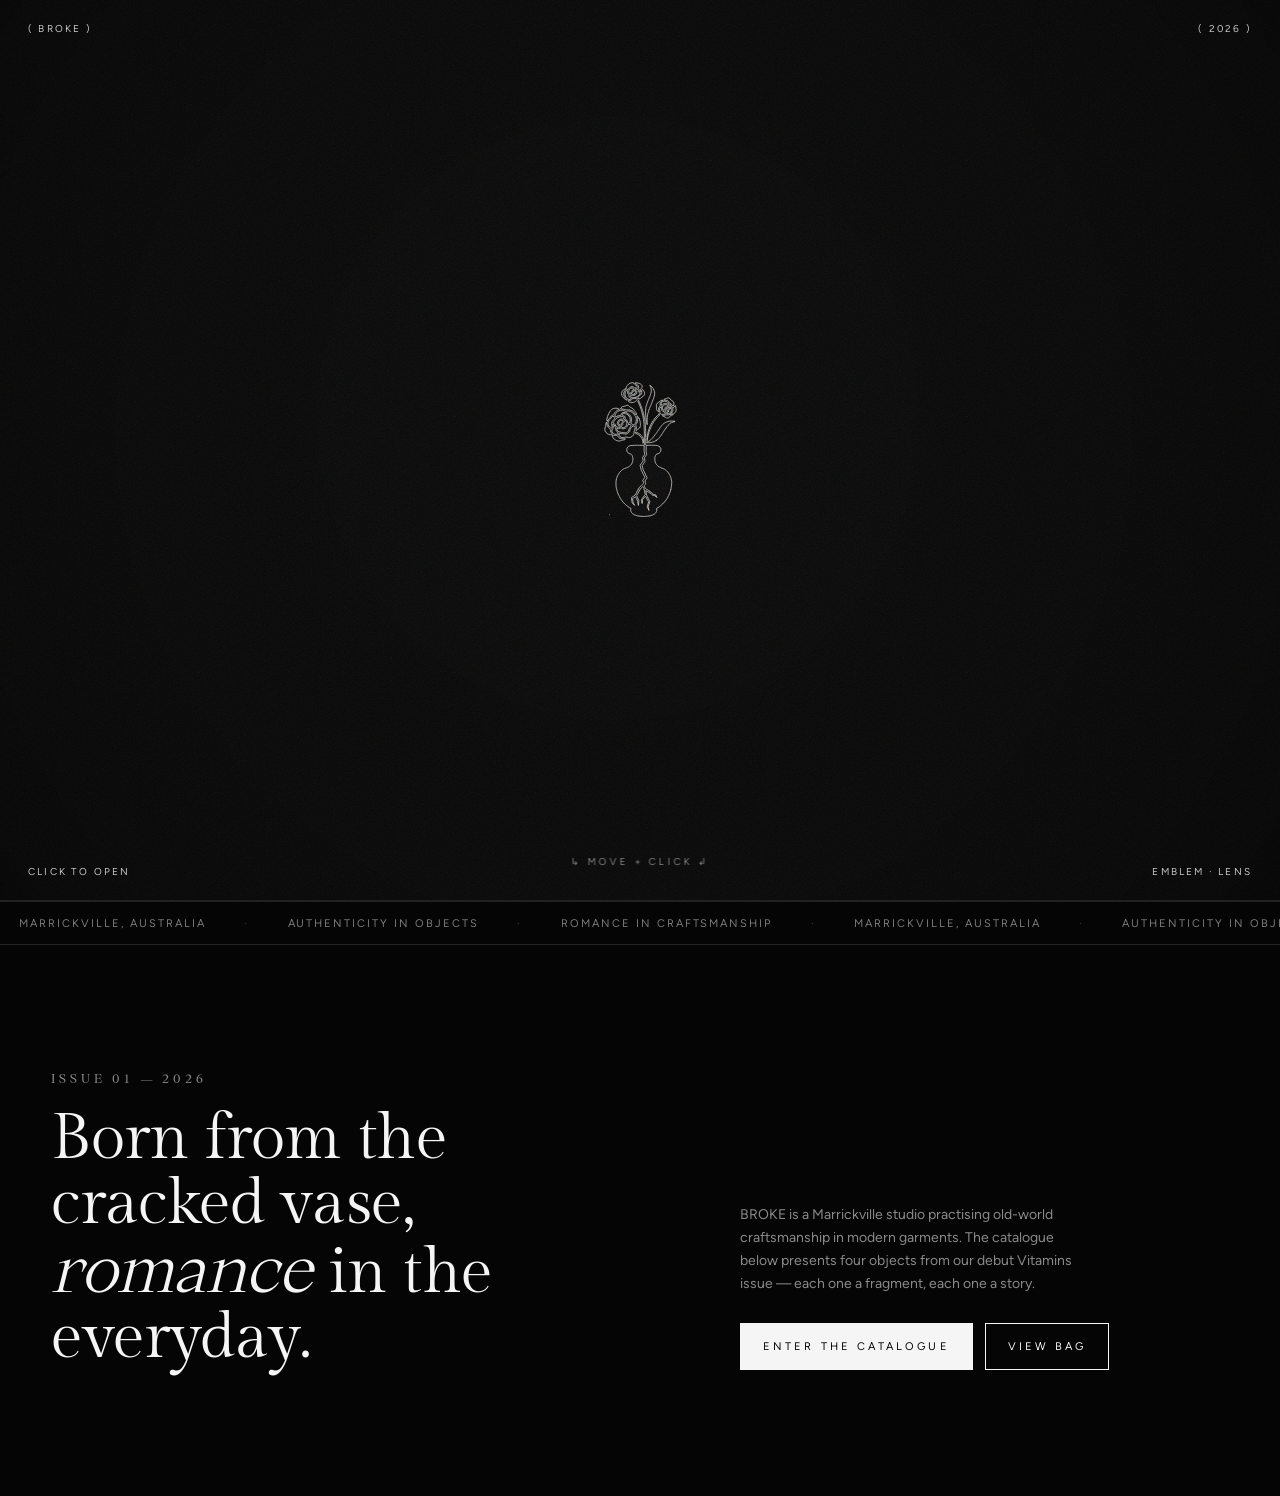
<file: index.html>
<!doctype html>
<html lang="en">
<head>
  <meta charset="utf-8" />
  <meta name="viewport" content="width=device-width, initial-scale=1" />
  <title>BROKE — Marrickville · Authenticity in Objects</title>
  <meta name="description" content="BROKE Marrickville. Romance in craftsmanship. Authenticity in objects. A noir issue from Jordan Hill." />
  <link rel="stylesheet" href="/assets/brand.css" />
  <style>
    html, body { overflow: hidden auto; cursor: none; }
    body.no-cursor, body.no-cursor * { cursor: none; }
    /* When chrome mounts: restore default cursor on the body and let
       browser defaults take over for interactive elements (anchors and
       buttons get cursor:pointer automatically). The previous rule
       forced cursor:auto on every descendant, which overrode the
       pointer cursor on nav items. */
    body.cursor-on { cursor: default; }
    body.cursor-on a, body.cursor-on button { cursor: pointer; }

    /* Hero stage — three layers from bottom to top:
       z=1  canvas.bg  : blurred drawImage(video) backdrop
       z=2  video.lens : same <video> shown natively, shaped by SVG clip-path
       z=3  canvas.fg  : transparent overlay for bloom + outline strokes
       The video's mask is done by the browser's native compositor, not the
       canvas — that's what unblocked iOS WebKit. */
    #stage { position: fixed; inset: 0; z-index: 1; background: #000; }
    #stage canvas {
      position: absolute; inset: 0; width: 100%; height: 100%;
      display: block;
    }
    #stage canvas.bg { z-index: 1; }
    #stage canvas.fg { z-index: 3; pointer-events: none; background: transparent; }
    #stage .lens-video {
      position: absolute; inset: 0; width: 100%; height: 100%;
      object-fit: cover; z-index: 2; pointer-events: none;
      opacity: 0;
      clip-path: url(#emblem-clip);
      -webkit-clip-path: url(#emblem-clip);
      /* Tiny edge bleed so the mask reads as a physical stencil rather
         than a math-perfect CSS clip. */
      filter: blur(0.6px);
      -webkit-filter: blur(0.6px);
      will-change: opacity;
    }

    /* Pass 1 — film grain overlay. SVG feTurbulence rasterised by the
       browser; the seed attribute is rotated in JS at ~12fps for that
       celluloid projection cadence. soft-light keeps shadows dark while
       still letting the grain modulate midtones (overlay was crushing
       too much detail on the dark backdrop). */
    .film-grain {
      position: fixed; inset: 0; z-index: 4;
      pointer-events: none;
      mix-blend-mode: soft-light;
      opacity: 0.9;
    }
    .film-grain svg { width: 100%; height: 100%; display: block; }
    /* Pass 2 — extra grain inside the lens. Same noise source, but
       clipped to the emblem shape via the shared #emblem-clip. Stacks
       on top of the base grain → noticeably more texture inside the
       masked area, like a film print versus an HD frame.
       overlay blend here because we want the inner pass to push
       contrast rather than just modulate brightness. */
    .film-grain.film-grain--lens {
      z-index: 5;
      mix-blend-mode: overlay;
      opacity: 0.75;
      clip-path: url(#emblem-clip);
      -webkit-clip-path: url(#emblem-clip);
    }
    @media (prefers-reduced-motion: reduce) {
      .film-grain { opacity: 0.55; }
      .film-grain.film-grain--lens { opacity: 0.45; }
    }

    /* Hero overlay (corner labels + hint) — scoped to hero */
    #hero-ui {
      position: fixed; inset: 0; pointer-events: none; z-index: 12;
      mix-blend-mode: difference;
    }
    .corner {
      position: absolute; padding: 22px 28px;
      font-family: var(--sans);
      font-size: 10px; letter-spacing: 0.22em; text-transform: uppercase; opacity: 0.85;
    }
    .corner.tl { top: 0; left: 0; }
    .corner.tr { top: 0; right: 0; }
    .corner.bl { bottom: 0; left: 0; }
    .corner.br { bottom: 0; right: 0; }
    #hint {
      position: fixed; left: 50%; bottom: 32px; transform: translateX(-50%);
      font-family: var(--sans);
      font-size: 10px; letter-spacing: 0.32em; text-transform: uppercase;
      opacity: 0.55; transition: opacity .5s ease; z-index: 13;
      mix-blend-mode: difference;
    }
    #hint.hide { opacity: 0; }

    #cursor-label {
      position: fixed; pointer-events: none; z-index: 50; left: 0; top: 0;
      font-family: var(--sans);
      font-size: 10px; letter-spacing: 0.25em; text-transform: uppercase;
      opacity: 0; transition: opacity .25s ease;
      will-change: transform; padding: 4px 8px;
      mix-blend-mode: difference;
    }
    #cursor-label.show { opacity: 0.9; }

    /* Hero scroll-cue → shop. --cue-fade is driven by scroll position; the
       data-show flag is the initial reveal once the lens is opened. */
    #scroll-cue {
      position: fixed; left: 50%; bottom: 0; transform: translateX(-50%);
      z-index: 14; pointer-events: auto;
      padding: 18px 24px 24px;
      display: flex; flex-direction: column; align-items: center; gap: 8px;
      opacity: 0; transition: opacity .6s ease;
      --cue-fade: 1;
    }
    #scroll-cue[data-show="1"] { opacity: calc(0.85 * var(--cue-fade)); }
    #scroll-cue:hover { opacity: var(--cue-fade); }
    #scroll-cue .cue-line {
      width: 1px; height: 28px; background: var(--ink); opacity: 0.5;
      transition: background-color .35s ease, opacity .35s ease;
    }
    /* Pink as trace: the cue line briefly pulls pink on hover/focus.
       Restrained accent — a heartbeat under the interaction, not a
       brand colour. */
    #scroll-cue:hover .cue-line,
    #scroll-cue:focus-visible .cue-line {
      background: var(--pink);
      opacity: 0.85;
    }
    #scroll-cue .cue-text {
      font-family: var(--sans);
      font-size: 10px; letter-spacing: 0.32em; text-transform: uppercase;
      color: var(--ink);
    }

    /* Sections below the hero */
    .hero-spacer { height: 100vh; position: relative; z-index: 0; }

    .below {
      position: relative; z-index: 5; background: var(--bg);
      border-top: 1px solid var(--hairline);
    }
    .tagline-strip.sticky {
      position: sticky; top: 0; z-index: 30;
      background: var(--bg);
    }

    .intro-band {
      padding: clamp(80px, 14vh, 160px) var(--gutter);
      max-width: var(--maxw); margin: 0 auto;
      display: grid; grid-template-columns: 1.2fr 1fr; gap: clamp(40px, 8vw, 120px);
      align-items: end;
    }
    .intro-band .num {
      font-family: var(--display); font-size: 12px; letter-spacing: 0.32em;
      text-transform: uppercase; color: var(--ink-dim); margin-bottom: 18px;
    }
    /* Statement register — restrained. Was clamp(40px, 7vw, 96px).
       At desktop max this read as a billboard; the new ceiling lets
       the line feel like a typeset quote rather than a banner. */
    .intro-band h1 {
      font-family: var(--serif);
      font-size: clamp(32px, 5vw, 64px);
      line-height: 1.02; font-weight: 400; letter-spacing: -0.01em;
    }
    .intro-band h1 em {
      font-style: italic; color: var(--ink);
      font-family: var(--display); font-weight: 300;
    }
    .intro-band p {
      font-family: var(--sans); font-size: 14px; line-height: 1.65;
      color: var(--ink-dim); max-width: 38ch;
    }
    .intro-band .cta-row {
      margin-top: 28px; display: flex; gap: 12px; flex-wrap: wrap;
    }

    @media (max-width: 800px) {
      .intro-band { grid-template-columns: 1fr; }
    }
  </style>
</head>
<body class="no-cursor">
  <div class="grain" aria-hidden="true"></div>

  <!-- Hero (existing lens reveal) -->
  <div id="stage"></div>

  <!-- SVG clip-path consumed by the lens-video layer. Path transform
       attributes are updated each frame to track lens position/scale.
       Transforms must live on each <path> directly — Chrome/WebKit
       ignore transforms on a <g> wrapper inside a <clipPath>. -->
  <svg width="1" height="1" style="position:absolute;width:1px;height:1px;overflow:hidden" aria-hidden="true">
    <defs>
      <clipPath id="emblem-clip" clipPathUnits="userSpaceOnUse"></clipPath>
    </defs>
  </svg>

  <!-- Film grain overlay. The feTurbulence renders procedural noise; the
       seed attribute is rotated in JS so the grain "lives" without
       relying on SMIL (which is unreliable on iOS Safari).
       Explicit viewBox keeps the noise grain visually consistent across
       desktop and mobile — without it, the noise stretches with the
       viewport and becomes blurry at large widths. -->
  <div class="film-grain" aria-hidden="true">
    <svg viewBox="0 0 800 800" preserveAspectRatio="xMidYMid slice">
      <defs>
        <filter id="film-grain-filter" x="0%" y="0%" width="100%" height="100%">
          <feTurbulence id="film-grain-turb" type="fractalNoise" baseFrequency="1.6" numOctaves="2" stitchTiles="stitch" seed="2" />
          <feColorMatrix type="matrix" values="
            1 0 0 0 0
            0 1 0 0 0
            0 0 1 0 0
            0 0 0 0.9 0" />
        </filter>
      </defs>
      <rect width="800" height="800" filter="url(#film-grain-filter)" />
    </svg>
  </div>

  <!-- Pass 2: extra grain inside the lens, clipped to the same emblem
       shape the lens video uses. Separate noise generator at a tighter
       frequency so the masked area reads as a denser film print. -->
  <div class="film-grain film-grain--lens" aria-hidden="true">
    <svg viewBox="0 0 800 800" preserveAspectRatio="xMidYMid slice">
      <defs>
        <filter id="film-grain-lens-filter" x="0%" y="0%" width="100%" height="100%">
          <feTurbulence id="film-grain-lens-turb" type="fractalNoise" baseFrequency="2.4" numOctaves="2" stitchTiles="stitch" seed="11" />
          <feColorMatrix type="matrix" values="
            1 0 0 0 0
            0 1 0 0 0
            0 0 1 0 0
            0 0 0 1 0" />
        </filter>
      </defs>
      <rect width="800" height="800" filter="url(#film-grain-lens-filter)" />
    </svg>
  </div>

  <div id="hero-ui">
    <div class="corner tl">( BROKE )</div>
    <div class="corner tr">( 2026 )</div>
    <div class="corner bl">Click to open</div>
    <div class="corner br">Emblem · Lens</div>
  </div>
  <div id="hint">↳ move + click ↲</div>
  <div id="cursor-label">( Archive )</div>

  <a id="scroll-cue" href="#below" aria-label="Scroll to catalogue">
    <span class="cue-text">Catalogue ↓</span>
    <span class="cue-line"></span>
  </a>

  <!-- spacer so hero canvas occupies first viewport -->
  <div class="hero-spacer" aria-hidden="true"></div>

  <!-- everything beneath the hero -->
  <main class="below" id="below">
    <div class="tagline-strip sticky" aria-label="Issue tagline">
      <div class="track" aria-hidden="false">
        <span>Marrickville, Australia</span><span class="dot">·</span>
        <span>Authenticity in Objects</span><span class="dot">·</span>
        <span>Romance in Craftsmanship</span><span class="dot">·</span>
        <span>Marrickville, Australia</span><span class="dot">·</span>
        <span>Authenticity in Objects</span><span class="dot">·</span>
        <span>Romance in Craftsmanship</span><span class="dot">·</span>
        <span>Marrickville, Australia</span><span class="dot">·</span>
        <span>Authenticity in Objects</span><span class="dot">·</span>
        <span>Romance in Craftsmanship</span><span class="dot">·</span>
      </div>
    </div>

    <section class="intro-band">
      <div>
        <div class="num">Issue 01 — 2026</div>
        <h1>Born from the cracked vase, <em>romance</em> in the everyday.</h1>
      </div>
      <div>
        <p>BROKE is a Marrickville studio practising old-world craftsmanship in modern garments. The catalogue below presents four objects from our debut Vitamins issue — each one a fragment, each one a story.</p>
        <div class="cta-row">
          <a class="btn" href="/shop/">Enter the Catalogue</a>
          <button class="btn ghost" data-open-cart>View Bag</button>
        </div>
      </div>
    </section>
  </main>

  <script type="module" src="/assets/cart.js"></script>
  <script type="module">
    import { mountChrome } from "/assets/cart.js";

    // Mount chrome only once user has scrolled past the hero, so it
    // doesn't fight the cursor-less full-screen interaction.
    let chromeMounted = false;
    const tryMountChrome = () => {
      if (chromeMounted) return;
      if (window.scrollY > window.innerHeight * 0.4) {
        chromeMounted = true;
        mountChrome({ active: "home" });
        document.body.classList.remove("no-cursor");
        document.body.classList.add("cursor-on");
        // hide hero corners once we're in chrome mode
        document.getElementById("hero-ui").style.opacity = "0";
        document.getElementById("hero-ui").style.transition = "opacity .4s";
        document.getElementById("cursor-label").classList.remove("show");
        document.getElementById("cursor-label").style.display = "none";
      }
    };
    window.addEventListener("scroll", tryMountChrome, { passive: true });

    // Reveal the scroll cue once the lens has been opened (or after 4s).
    const cue = document.getElementById("scroll-cue");
    const revealCue = () => { cue.dataset.show = "1"; };
    setTimeout(revealCue, 4000);
    window.addEventListener("broke:lens-open", revealCue);

    // Fade the cue out as the user scrolls into the catalogue.
    const fadeCue = () => {
      const vh = window.innerHeight || 1;
      // Fully visible at scrollY=0, fully hidden by ~50vh of scroll.
      const fade = Math.max(0, 1 - (window.scrollY / (vh * 0.5)));
      cue.style.setProperty("--cue-fade", fade.toFixed(3));
      if (fade <= 0) cue.style.pointerEvents = "none";
      else cue.style.pointerEvents = "auto";
    };
    window.addEventListener("scroll", fadeCue, { passive: true });
    fadeCue();

    // ---- Film grain animator ----
    // Rotate the feTurbulence seed at ~12fps. 12fps is the projection
    // cadence the eye reads as "film" rather than "digital noise".
    // Driven by setInterval, not rAF, so it keeps a steady cadence and
    // doesn't get coupled to the lens render loop.
    const turb = document.getElementById("film-grain-turb");
    const turbLens = document.getElementById("film-grain-lens-turb");
    if (turb && !window.matchMedia("(prefers-reduced-motion: reduce)").matches) {
      const seeds = [2, 9, 4, 7, 3, 8, 5, 1, 6, 10];
      // Offset sequence for the inner-lens grain so the two layers
      // don't correlate (which would just double-density the same
      // noise pattern; we want decorrelated grain to feel like distinct
      // film passes).
      const seedsLens = [11, 17, 13, 19, 14, 12, 18, 15, 16, 20];
      let i = 0;
      setInterval(() => {
        const k = i++ % seeds.length;
        turb.setAttribute("seed", String(seeds[k]));
        if (turbLens) turbLens.setAttribute("seed", String(seedsLens[k]));
      }, 80);
    }
  </script>

  <script>
  (() => {
    // ---------- helpers ----------
    const lerp = (a, b, t) => a + (b - a) * t;
    const easeInOutCubic = t => t < 0.5 ? 4*t*t*t : 1 - Math.pow(-2*t + 2, 3) / 2;
    const easeOutCubic   = t => 1 - Math.pow(1 - t, 3);
    const clamp = (v, lo, hi) => Math.max(lo, Math.min(hi, v));

    // ---------- emblem (BROKE vase) loaded from SVG ----------
    let emblemPath = null;
    let emblemPaths = []; // per-path entries: { path2d, length, yMid }
    const EMBLEM_VB = { w: 300, h: 550 };

    async function loadEmblem() {
      const res = await fetch('/assets/emblem.svg');
      const text = await res.text();

      // Inject the SVG into the DOM (off-screen, invisible) so we can use
      // SVGPathElement.getTotalLength() and getBBox() per path.
      const holder = document.createElement('div');
      holder.style.cssText = 'position:absolute;left:-99999px;top:0;width:300px;height:550px;visibility:hidden;pointer-events:none;';
      holder.innerHTML = text;
      document.body.appendChild(holder);

      const svg = holder.querySelector('svg');
      const vb = svg && svg.getAttribute('viewBox');
      if (vb) {
        const parts = vb.split(/\s+/).map(Number);
        if (parts.length === 4) { EMBLEM_VB.w = parts[2]; EMBLEM_VB.h = parts[3]; }
      }

      const liveSvgPaths = svg.querySelectorAll('path');
      emblemPaths = [];
      const combined = new Path2D();
      const clipPathEl = document.getElementById('emblem-clip');
      const SVGNS = 'http://www.w3.org/2000/svg';
      const clipPathChildren = [];
      liveSvgPaths.forEach((p) => {
        const d = p.getAttribute('d');
        if (!d) return;
        const path2d = new Path2D(d);
        combined.addPath(path2d);
        let length = 0, yMid = EMBLEM_VB.h / 2;
        try { length = p.getTotalLength(); } catch {}
        try {
          const bb = p.getBBox();
          yMid = bb.y + bb.height / 2;
        } catch {}
        if (length > 0.5) emblemPaths.push({ path2d, length, yMid });

        // Mirror each path into the SVG <clipPath>. We apply the lens
        // transform per-path because Chrome/WebKit ignore transforms
        // on a <g> wrapper inside a <clipPath>.
        if (clipPathEl) {
          const cpc = document.createElementNS(SVGNS, 'path');
          cpc.setAttribute('d', d);
          clipPathEl.appendChild(cpc);
          clipPathChildren.push(cpc);
        }
      });
      emblemPath = combined;
      emblemClipChildren = clipPathChildren;
      holder.remove();
    }
    // Module-scope ref to the per-path elements inside <clipPath>. Set
    // by loadEmblem(); read by the render loop.
    let emblemClipChildren = [];
    loadEmblem();

    function emblemMatrix(cx, cy, targetH) {
      const scale = targetH / EMBLEM_VB.h;
      return {
        scale,
        m: new DOMMatrix()
          .translateSelf(cx, cy)
          .scaleSelf(scale, scale)
          .translateSelf(-EMBLEM_VB.w / 2, -EMBLEM_VB.h / 2),
      };
    }

    function getEmblemAt(cx, cy, targetH) {
      const { m } = emblemMatrix(cx, cy, targetH);
      const out = new Path2D();
      out.addPath(emblemPath, m);
      return out;
    }

    // ---------- bloom (entrance animation) ----------
    const BLOOM_MS = 1500;
    let bloomStart = 0; // set on first render
    function bloomT(now) {
      if (!bloomStart) bloomStart = now;
      return clamp((now - bloomStart) / BLOOM_MS, 0, 1);
    }
    // Per-path delay (0 = bottom of viewBox/vase first, ~0.55 = top/flowers last)
    function pathDelay(yMid) {
      const yNorm = yMid / EMBLEM_VB.h;     // 0 = top, 1 = bottom
      return (1 - yNorm) * 0.55;            // bottom blooms first
    }
    const PATH_DUR = 0.45; // each path takes 0.45 of the bloom window

    function drawBloom(ctx, cx, cy, targetH, t) {
      if (!emblemPaths.length) return;
      const { scale, m } = emblemMatrix(cx, cy, targetH);
      ctx.save();
      ctx.lineCap = 'round';
      ctx.lineJoin = 'round';
      // Bone white, no glow halo — reads as ink on paper, not LED.
      ctx.strokeStyle = 'rgba(232,230,224,0.92)';
      ctx.lineWidth = 0.8;
      for (const ep of emblemPaths) {
        const delay = pathDelay(ep.yMid);
        const local = clamp((t - delay) / PATH_DUR, 0, 1);
        if (local <= 0) continue;
        const eased = easeOutCubic(local);
        const screenLen = ep.length * scale;
        const drawn = screenLen * eased;
        ctx.setLineDash([drawn, screenLen + 2]);
        ctx.lineDashOffset = 0;
        const tp = new Path2D();
        tp.addPath(ep.path2d, m);
        ctx.stroke(tp);
      }
      ctx.restore();
    }

    function fitCover(srcW, srcH, dstW, dstH) {
      const sR = srcW / srcH, dR = dstW / dstH;
      let w, h, x, y;
      if (sR > dR) { h = dstH; w = h * sR; x = (dstW - w) / 2; y = 0; }
      else         { w = dstW; h = w / sR; x = 0; y = (dstH - h) / 2; }
      return { x, y, w, h };
    }

    // ---------- DOM ----------
    const stage = document.getElementById('stage');
    const cursorLabel = document.getElementById('cursor-label');
    const hint = document.getElementById('hint');

    const bgCanvas = document.createElement('canvas');
    bgCanvas.className = 'bg';
    const fgCanvas = document.createElement('canvas');
    fgCanvas.className = 'fg';

    // ONE <video> element. Rendered two ways simultaneously:
    //   - drawImage(video) into the bg canvas → blurred backdrop.
    //   - displayed natively over the bg canvas → sharp lens, shaped by an
    //     SVG clip-path the browser applies in its own compositor.
    // Single decoder, perfect frame sync, no autoplay-policy issues from
    // a second hidden video.
    const video = document.createElement('video');
    video.className   = 'lens-video';
    video.src         = '/assets/hero.mp4';
    video.muted       = true;
    video.loop        = true;
    video.playsInline = true;
    video.autoplay    = true;
    video.preload     = 'auto';
    video.setAttribute('muted', '');
    video.setAttribute('playsinline', '');
    video.setAttribute('webkit-playsinline', '');
    video.setAttribute('autoplay', '');
    video.addEventListener('canplay', () => video.play().catch(() => {}));

    stage.appendChild(bgCanvas); // z=1, opaque blurred backdrop
    stage.appendChild(video);    // z=2, sharp lens via clip-path
    stage.appendChild(fgCanvas); // z=3, transparent strokes overlay
    const ctx   = bgCanvas.getContext('2d');
    const fgCtx = fgCanvas.getContext('2d');

    // The fg canvas needs to receive clicks for the lens-open toggle even
    // though it's transparent, so leave pointer-events: auto on it. (The
    // CSS class above sets pointer-events: none — override here.)
    fgCanvas.style.pointerEvents = 'auto';

    let dpr = Math.min(window.devicePixelRatio || 1, 2);
    let W = 0, H = 0;
    function resize() {
      dpr = Math.min(window.devicePixelRatio || 1, 2);
      W = window.innerWidth; H = window.innerHeight;
      for (const c of [bgCanvas, fgCanvas]) {
        c.width  = Math.round(W * dpr);
        c.height = Math.round(H * dpr);
        c.style.width  = W + 'px';
        c.style.height = H + 'px';
      }
      ctx.setTransform(dpr, 0, 0, dpr, 0, 0);
      fgCtx.setTransform(dpr, 0, 0, dpr, 0, 0);
    }
    window.addEventListener('resize', resize);
    resize();

    const mouse  = { x: W / 2, y: H / 2 };
    const target = { x: W / 2, y: H / 2 };
    window.addEventListener('mousemove', e => {
      target.x = e.clientX;
      target.y = e.clientY;
      cursorLabel.style.transform = `translate(${e.clientX + 18}px, ${e.clientY + 18}px)`;
      cursorLabel.classList.add('show');
      hint.classList.add('hide');
    });
    window.addEventListener('mouseleave', () => cursorLabel.classList.remove('show'));

    let isOpen     = false;
    let openProg   = 0;
    let tweenStart = 0, tweenFrom = 0, tweenTo = 0;
    const OPEN_MS  = 950, CLOSE_MS = 800;
    let tweenDuration = OPEN_MS, tweenEase = easeOutCubic;

    fgCanvas.addEventListener('click', () => {
      // Don't accept clicks until the bloom has played; the lens needs the
      // silhouette to be visible to read as interactive.
      if (bloomStart && (performance.now() - bloomStart) < BLOOM_MS) return;
      isOpen = !isOpen;
      tweenStart = performance.now();
      tweenFrom  = openProg;
      tweenTo    = isOpen ? 1 : 0;
      tweenDuration = isOpen ? OPEN_MS : CLOSE_MS;
      tweenEase     = isOpen ? easeOutCubic : easeInOutCubic;
      cursorLabel.textContent = isOpen ? '( Close )' : '( Archive )';
      if (isOpen) {
        video.muted = false; video.volume = 1;
        window.dispatchEvent(new CustomEvent('broke:lens-open'));
      } else {
        video.muted = true;
        // On close, recenter the lens. Without this, openProg→0 causes
        // cx/cy to lerp toward the click point, so the emblem visibly
        // slides to wherever the user just tapped.
        mouse.x = target.x = W / 2;
        mouse.y = target.y = H / 2;
      }
    });

    const LENS_BASE_H = 138, LENS_GROW = 0.45;

    function render(now) {
      requestAnimationFrame(render);
      mouse.x = lerp(mouse.x, target.x, 0.18);
      mouse.y = lerp(mouse.y, target.y, 0.18);

      if (openProg !== tweenTo) {
        const t = clamp((now - tweenStart) / tweenDuration, 0, 1);
        openProg = lerp(tweenFrom, tweenTo, tweenEase(t));
        if (t >= 1) openProg = tweenTo;
      }

      // Bloom phase: 0..1 over BLOOM_MS, only ticks when emblem is ready.
      const bloomReady = emblemPaths.length > 0;
      const bt = bloomReady ? bloomT(now) : 0;
      // Visibility of the lens (clip mask + outline). Crossfade in over the
      // last quarter of bloom so the silhouette settles in by the time the
      // strokes finish drawing.
      const lensVis = bloomReady ? clamp((bt - 0.75) / 0.25, 0, 1) : 0;
      // Strokes hold full visibility through bloom, then fade out as the
      // lens silhouette takes over.
      const bloomStrokeAlpha = clamp(1 - lensVis, 0, 1);

      // While blooming, the emblem stays anchored to viewport centre and
      // ignores the cursor — feels like the brand mark presenting itself
      // before the user drives the lens.
      const lensH = lerp(LENS_BASE_H, LENS_BASE_H * (1 + LENS_GROW), openProg);
      const cx = lerp(lerp(W / 2, mouse.x, lensVis), W / 2, openProg);
      const cy = lerp(lerp(H / 2, mouse.y, lensVis), H / 2, openProg);

      const vReady = video.readyState >= 2 && video.videoWidth > 0;
      const ready  = vReady && emblemPath;

      // Backdrop: blurred drawImage(video) into the canvas. This codepath
      // is proven to work on iOS (the user always saw the blurred reel).
      // Monochrome film grade — slight contrast lift + heavy desaturation
      // in the closed state, relaxing as the lens opens. No sepia: the
      // colour system stays in black/bone/grey.
      ctx.clearRect(0, 0, W, H);
      if (vReady) {
        const bgBlur     = lerp(32, 0, openProg);
        const bgBright   = lerp(0.30, 1, openProg);
        const bgSat      = lerp(0.20, 1, openProg);
        const bgContrast = lerp(1.10, 1, openProg);
        ctx.save();
        ctx.filter =
          `blur(${bgBlur}px) brightness(${bgBright}) saturate(${bgSat}) ` +
          `contrast(${bgContrast.toFixed(3)})`;
        const f = fitCover(video.videoWidth, video.videoHeight, W, H);
        ctx.drawImage(video, f.x, f.y, f.w, f.h);
        ctx.restore();
      } else {
        ctx.fillStyle = '#0a0a0a';
        ctx.fillRect(0, 0, W, H);
      }

      // Lens: same <video> element shown natively on top of the canvas,
      // shaped by SVG clip-path. Drive opacity + per-path transform here.
      const lensOpacity = clamp((1 - openProg) * lensVis, 0, 1);
      video.style.opacity = lensOpacity.toFixed(3);
      if (emblemClipChildren.length && emblemPath) {
        const sx = lensH / EMBLEM_VB.h;
        const tf = `translate(${cx} ${cy}) scale(${sx}) translate(${-EMBLEM_VB.w/2} ${-EMBLEM_VB.h/2})`;
        for (const cpc of emblemClipChildren) cpc.setAttribute('transform', tf);
      }

      // Strokes go on the fg canvas (z=3) so they sit on top of the
      // lens video. Clear it every frame.
      fgCtx.clearRect(0, 0, W, H);

      // Bloom strokes (entrance) — drawn before the lens silhouette so the
      // silhouette can crossfade over them.
      if (bloomReady && bloomStrokeAlpha > 0.001) {
        fgCtx.save();
        fgCtx.globalAlpha = bloomStrokeAlpha;
        drawBloom(fgCtx, cx, cy, lensH, bt);
        fgCtx.restore();
      }

      // Outline strokes: two-pass screen-print misregistration in bone.
      // Faint offset ink under a brighter bone-white hairline. No
      // colour — the riso feel without breaking the monochrome system.
      if (ready && openProg < 1) {
        const emblem = getEmblemAt(cx, cy, lensH);
        const a = (1 - openProg) * lensVis;
        fgCtx.save();
        fgCtx.lineCap = 'round';
        fgCtx.lineJoin = 'round';
        // Misregistered low-opacity bone ink, slightly offset.
        fgCtx.save();
        fgCtx.translate(1.4, 0.6);
        fgCtx.globalAlpha = a * 0.30;
        fgCtx.lineWidth = 0.9;
        fgCtx.strokeStyle = 'rgba(232,230,224,1)';
        fgCtx.stroke(emblem);
        fgCtx.restore();
        // Main bone-white hairline.
        fgCtx.globalAlpha = a * 0.95;
        fgCtx.lineWidth = 0.7;
        fgCtx.strokeStyle = 'rgba(232,230,224,1)';
        fgCtx.stroke(emblem);
        fgCtx.restore();
      }

      // Monochrome vignette: off-centre origin so it doesn't feel
      // mathematically perfect, but no warm tint. Pure neutral falloff.
      ctx.save();
      const vg = ctx.createRadialGradient(
        W * 0.48, H * 0.46, Math.min(W, H) * 0.22,
        W / 2,    H / 2,    Math.max(W, H) * 0.80
      );
      const va = 1 - openProg;
      vg.addColorStop(0,    'rgba(0,0,0,0)');
      vg.addColorStop(0.55, `rgba(0,0,0,${(0.22 * va).toFixed(3)})`);
      vg.addColorStop(1,    `rgba(0,0,0,${(0.72 * va).toFixed(3)})`);
      ctx.fillStyle = vg;
      ctx.fillRect(0, 0, W, H);
      ctx.restore();
    }

    requestAnimationFrame(render);
  })();
  </script>
</body>
</html>
</file>
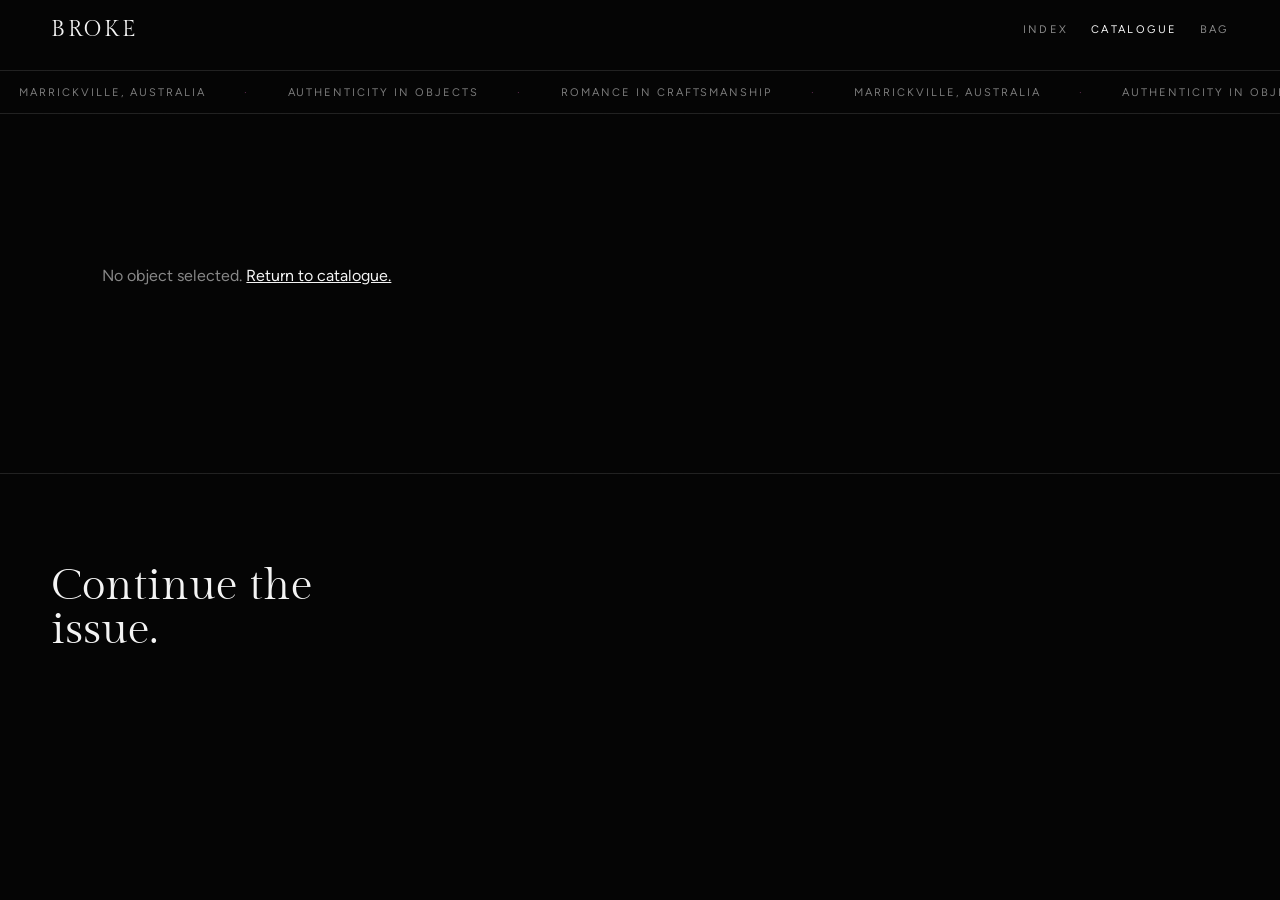
<file: product/index.html>
<!doctype html>
<html lang="en">
<head>
  <meta charset="utf-8" />
  <meta name="viewport" content="width=device-width, initial-scale=1" />
  <title>Object · BROKE Marrickville</title>
  <link rel="stylesheet" href="/assets/brand.css" />
  <style>
    body { padding-top: 70px; }

    .pdp {
      max-width: var(--maxw); margin: 0 auto;
      padding: clamp(40px, 8vh, 90px) var(--gutter) clamp(80px, 12vh, 160px);
      display: grid; grid-template-columns: 1.25fr 1fr;
      gap: clamp(40px, 6vw, 100px);
      align-items: start;
    }

    /* breadcrumb */
    .crumb {
      grid-column: 1 / -1;
      font-family: var(--sans); font-size: 11px; letter-spacing: 0.24em;
      text-transform: uppercase; color: var(--ink-dim);
      margin-bottom: clamp(20px, 4vh, 40px);
    }
    .crumb a:hover { color: var(--ink); }
    .crumb .sep { margin: 0 10px; opacity: 0.5; }

    /* ----- gallery ----- */
    .gallery { display: grid; gap: 16px; }
    .gallery .frame {
      position: relative; background: var(--bg-elev);
      aspect-ratio: 4 / 5; overflow: hidden;
    }
    .gallery .frame img {
      width: 100%; height: 100%; object-fit: cover;
      filter: grayscale(0.85) contrast(1.06);
    }
    .gallery .frame.color img { filter: none; }
    .gallery .num {
      position: absolute; top: 16px; left: 16px;
      font-family: var(--display); font-weight: 300;
      font-size: 11px; letter-spacing: 0.32em; text-transform: uppercase;
      color: var(--ink); z-index: 2;
    }

    /* ----- rail (sticky) ----- */
    .rail {
      position: sticky; top: 90px;
      display: flex; flex-direction: column; gap: 24px;
      max-width: 44ch;
    }
    .rail .rail-emblem {
      position: absolute; top: -40px; right: -20px;
      width: 180px; opacity: 0.05; pointer-events: none;
      z-index: -1;
    }
    .rail .rail-emblem svg { width: 100%; height: auto; fill: var(--ink); }

    .rail .idx-row {
      display: flex; justify-content: space-between; align-items: baseline;
      font-family: var(--sans); font-size: 11px; letter-spacing: 0.24em;
      text-transform: uppercase; color: var(--ink-dim);
    }
    .rail .idx-row em { color: var(--ink); font-style: normal; }

    /* PDP statement — restrained. Was clamp(36px, 4.6vw, 60px). The
       PDP has more competing UI than the home/shop pages, so the
       statement is tuned a touch tighter than the page-level
       statements there. */
    .rail h1 {
      font-family: var(--serif); font-weight: 400;
      font-size: clamp(26px, 3.4vw, 42px); line-height: 1.04; letter-spacing: -0.005em;
    }
    .rail .sub-loc {
      font-family: var(--display); font-weight: 300;
      font-size: 14px; letter-spacing: 0.16em; color: var(--ink-dim);
    }
    .rail .desc {
      font-family: var(--sans); font-size: 14px; line-height: 1.7; color: var(--ink-dim);
    }
    .rail .desc p + p { margin-top: 12px; }

    .rail .price-row {
      display: flex; align-items: baseline; gap: 14px;
      padding-top: 14px; border-top: 1px solid var(--hairline);
    }
    .rail .price {
      font-family: var(--display); font-weight: 400;
      font-size: 22px; letter-spacing: 0.16em;
    }
    .rail .price small {
      font-family: var(--sans); font-size: 10px; letter-spacing: 0.24em;
      text-transform: uppercase; color: var(--ink-dim); margin-left: 8px;
    }

    .opt-group { display: flex; flex-direction: column; gap: 10px; }
    .opt-group .label {
      display: flex; justify-content: space-between;
      font-family: var(--sans); font-size: 11px; letter-spacing: 0.24em;
      text-transform: uppercase; color: var(--ink-dim);
    }
    .opt-group .label strong { color: var(--ink); font-weight: 400; }
    .opt-group .chips { display: flex; flex-wrap: wrap; gap: 8px; }

    .add-row { display: flex; flex-direction: column; gap: 10px; }
    .add-row .add {
      width: 100%;
      padding: 22px;
      font-family: var(--serif); font-size: 16px; letter-spacing: 0.06em;
      background: var(--ink); color: var(--bg);
      border: 1px solid var(--ink);
      position: relative;
      transition: opacity .25s ease;
    }
    /* Pink pulse dot — was red. State indicator: this object is
       available, the action is live. */
    .add-row .add::before {
      content: ""; position: absolute; top: 9px; right: 9px;
      width: 6px; height: 6px; background: var(--pink); border-radius: 50%;
    }
    /* Pink hairline grows from centre on hover, matching .btn. */
    .add-row .add::after {
      content: ""; position: absolute; left: 50%; bottom: -1px;
      width: 0; height: 1px; background: var(--pink);
      transform: translateX(-50%);
      transition: width .35s ease;
    }
    .add-row .add:hover { opacity: 0.94; }
    .add-row .add:hover::after,
    .add-row .add:focus-visible::after { width: 100%; }
    .add-row .add[disabled] { opacity: 0.45; cursor: not-allowed; }
    .add-row .add[disabled]:hover::after { width: 0; }

    .add-row .note {
      font-family: var(--sans); font-size: 10px; letter-spacing: 0.24em;
      text-transform: uppercase; color: var(--ink-dim); text-align: center;
    }

    .care {
      display: grid; grid-template-columns: 1fr 1fr; gap: 18px 28px;
      padding-top: 14px; border-top: 1px solid var(--hairline);
    }
    .care div {
      font-family: var(--sans); font-size: 11px; letter-spacing: 0.16em;
      text-transform: uppercase; color: var(--ink-dim); line-height: 1.6;
    }
    .care div strong { display: block; color: var(--ink); margin-bottom: 4px; font-weight: 400; }

    /* Next-object footer band */
    .next-band {
      max-width: var(--maxw); margin: 0 auto;
      padding: clamp(60px, 10vh, 120px) var(--gutter);
      border-top: 1px solid var(--hairline);
      display: grid; grid-template-columns: 1fr 1fr; gap: clamp(24px, 5vw, 80px);
      align-items: center;
    }
    .next-band .lede {
      font-family: var(--serif); font-weight: 400;
      font-size: clamp(28px, 3.6vw, 44px); line-height: 1; max-width: 14ch;
    }
    .next-band .next-card {
      display: grid; grid-template-columns: 200px 1fr; gap: 24px; align-items: center;
    }
    .next-band .next-card a.thumb {
      aspect-ratio: 4/5; background: var(--bg-elev); display: block; overflow: hidden;
    }
    .next-band .next-card a.thumb img {
      width: 100%; height: 100%; object-fit: cover; filter: grayscale(0.85);
    }
    .next-band .next-card .body {
      font-family: var(--sans); font-size: 12px; letter-spacing: 0.18em;
      color: var(--ink-dim); text-transform: uppercase;
    }
    .next-band .next-card .body h3 {
      font-family: var(--serif); font-size: clamp(20px, 2vw, 28px);
      letter-spacing: 0; text-transform: none; color: var(--ink); font-weight: 400;
      margin-top: 6px; line-height: 1.05;
    }
    .next-band .next-card .body a:hover h3 { color: var(--pink); }

    /* loading */
    .pdp.loading .gallery .frame, .pdp.loading .rail h1, .pdp.loading .rail .desc {
      background: linear-gradient(90deg, rgba(245,245,245,0.04), rgba(245,245,245,0.08), rgba(245,245,245,0.04));
      background-size: 200% 100%; animation: shimmer 1.6s infinite;
      color: transparent;
    }
    @keyframes shimmer { 0%{background-position:200% 0;} 100%{background-position:-200% 0;} }

    @media (max-width: 900px) {
      .pdp { grid-template-columns: 1fr; }
      .rail { position: static; }
      .next-band { grid-template-columns: 1fr; }
      .next-band .next-card { grid-template-columns: 120px 1fr; }
    }
  </style>
</head>
<body>
  <div class="grain" aria-hidden="true"></div>

  <div class="tagline-strip" aria-label="Issue tagline">
    <div class="track">
      <span>Marrickville, Australia</span><span class="dot">·</span>
      <span>Authenticity in Objects</span><span class="dot">·</span>
      <span>Romance in Craftsmanship</span><span class="dot">·</span>
      <span>Marrickville, Australia</span><span class="dot">·</span>
      <span>Authenticity in Objects</span><span class="dot">·</span>
      <span>Romance in Craftsmanship</span><span class="dot">·</span>
      <span>Marrickville, Australia</span><span class="dot">·</span>
      <span>Authenticity in Objects</span><span class="dot">·</span>
      <span>Romance in Craftsmanship</span><span class="dot">·</span>
    </div>
  </div>

  <main>
    <div class="pdp loading" id="pdp">
      <nav class="crumb">
        <a href="/">Index</a>
        <span class="sep">/</span>
        <a href="/shop/">Catalogue</a>
        <span class="sep">/</span>
        <span data-crumb-name>Object</span>
      </nav>
      <div class="gallery" data-gallery>
        <div class="frame"></div>
      </div>
      <aside class="rail" data-rail>
        <div class="rail-emblem" data-rail-emblem></div>
        <div class="idx-row"><span><em data-rail-idx>00</em> / 04</span><span data-rail-stock>—</span></div>
        <h1 data-rail-title>Loading…</h1>
        <div class="sub-loc">Marrickville</div>
        <div class="desc" data-rail-desc></div>

        <div class="price-row">
          <span class="price" data-rail-price>—</span>
          <span><small>AUD · incl. GST</small></span>
        </div>

        <div data-options></div>

        <div class="add-row">
          <button class="add" data-add disabled>Add to Bag</button>
          <span class="note" data-add-note>Select your size</span>
        </div>

        <div class="care">
          <div><strong>Made</strong> Cut &amp; finished in Marrickville, NSW</div>
          <div><strong>Care</strong> Cold wash. Hang dry. Iron inside out.</div>
          <div><strong>Shipping</strong> Free local. Worldwide flat rate.</div>
          <div><strong>Returns</strong> Unworn, 14 days. Hello@broke.studio.</div>
        </div>
      </aside>
    </div>

    <section class="next-band" data-next hidden>
      <div class="lede">Continue the issue.</div>
      <div class="next-card" data-next-card></div>
    </section>
  </main>

  <script type="module">
    import { mountChrome, addAndOpen } from "/assets/cart.js";
    import { getProduct, getProductsByHandles, formatMoney, PRODUCT_ORDER } from "/assets/shopify.js";

    mountChrome({ active: "shop" });

    const params = new URLSearchParams(location.search);
    const handle = params.get("h");

    const pdp = document.getElementById("pdp");

    if (!handle) {
      pdp.innerHTML = `<div style="padding:80px var(--gutter); color:var(--ink-dim)">No object selected. <a style="color:var(--ink); text-decoration:underline" href="/shop/">Return to catalogue.</a></div>`;
      throw new Error("missing handle");
    }

    // Background emblem watermark
    try {
      const r = await fetch("/assets/emblem.svg");
      document.querySelector("[data-rail-emblem]").innerHTML = (await r.text()).replace(/<\?xml[^?]*\?>/, "");
    } catch {}

    let product;
    try {
      product = await getProduct(handle);
    } catch (err) {
      console.error(err);
      pdp.innerHTML = `<div style="padding:80px var(--gutter); color:var(--ink-dim)">Object unavailable. <a style="color:var(--ink); text-decoration:underline" href="/shop/">Return to catalogue.</a></div>`;
      throw err;
    }

    if (!product) {
      pdp.innerHTML = `<div style="padding:80px var(--gutter); color:var(--ink-dim)">Object not found. <a style="color:var(--ink); text-decoration:underline" href="/shop/">Return to catalogue.</a></div>`;
      throw new Error("no product");
    }

    pdp.classList.remove("loading");

    // Index in PRODUCT_ORDER
    const idx = PRODUCT_ORDER.indexOf(product.handle);
    const num = idx >= 0 ? String(idx + 1).padStart(2, "0") : "—";
    document.querySelector("[data-rail-idx]").textContent = num;
    document.querySelector("[data-rail-stock]").textContent = product.availableForSale ? "In stock" : "Sold out";
    document.querySelector("[data-rail-title]").textContent = product.title;
    document.querySelector("[data-crumb-name]").textContent = product.title;
    document.title = `${product.title} · BROKE Marrickville`;

    // Description (first 320 chars, paragraphed)
    const descEl = document.querySelector("[data-rail-desc]");
    const descText = (product.descriptionHtml || "").replace(/<[^>]+>/g, " ").replace(/\s+/g, " ").trim();
    if (descText) {
      const split = descText.split(/(?<=[.?!])\s+/).slice(0, 4);
      descEl.innerHTML = split.length > 1
        ? `<p>${split.slice(0, 2).join(" ")}</p><p>${split.slice(2).join(" ")}</p>`
        : `<p>${descText}</p>`;
    } else {
      descEl.innerHTML = `<p>An object from the Vitamins issue. Cut, sewn and finished in Marrickville. Numbered, unhurried, made to last.</p>`;
    }

    // Price (initial; updates with variant selection)
    const priceEl = document.querySelector("[data-rail-price]");
    const setPrice = (variant) => {
      const amt = variant?.price?.amount ?? product.priceRange.minVariantPrice.amount;
      const cur = variant?.price?.currencyCode ?? product.priceRange.minVariantPrice.currencyCode;
      priceEl.textContent = formatMoney(amt, cur);
    };

    // Gallery
    const galleryEl = document.querySelector("[data-gallery]");
    const imgs = product.images.edges.map((e) => e.node).filter(Boolean);
    if (imgs.length === 0) {
      galleryEl.innerHTML = `<div class="frame"></div>`;
    } else {
      galleryEl.innerHTML = imgs.slice(0, 6).map((img, i) => `
        <div class="frame${i === imgs.length - 1 && imgs.length > 1 ? " color" : ""}">
          <span class="num">${String(i+1).padStart(2,"0")} / ${String(Math.min(imgs.length,6)).padStart(2,"0")}</span>
          <img src="${img.url}" alt="${img.altText || product.title}" loading="${i === 0 ? "eager" : "lazy"}">
        </div>
      `).join("");
    }

    // Variant selection
    const variants = product.variants.edges.map((e) => e.node);
    const opts = product.options.filter(o => !(o.values.length === 1 && o.values[0].toLowerCase() === "default title"));
    const selected = {}; // option name -> value

    const optsRoot = document.querySelector("[data-options]");
    optsRoot.innerHTML = opts.map((o) => `
      <div class="opt-group" data-opt="${o.name}">
        <div class="label"><span>${o.name}</span><strong data-opt-value>—</strong></div>
        <div class="chips">
          ${o.values.map((v) => `<button class="chip" data-val="${v.replace(/"/g, '&quot;')}">${v}</button>`).join("")}
        </div>
      </div>
    `).join("");

    function findVariant() {
      if (opts.length === 0) return variants[0];
      return variants.find((v) => v.selectedOptions.every((so) => selected[so.name] === so.value));
    }

    function updateChipAvailability() {
      // A chip is enabled if there exists at least one available variant
      // whose selectedOptions agree with all currently-trialed (defined) values.
      // Un-trialed options act as wildcards.
      opts.forEach((o) => {
        const group = optsRoot.querySelector(`[data-opt="${CSS.escape(o.name)}"]`);
        if (!group) return;
        group.querySelectorAll(".chip").forEach((chip) => {
          const v = chip.dataset.val;
          const trial = { ...selected, [o.name]: v };
          const match = variants.find((variant) => {
            if (!variant.availableForSale) return false;
            return variant.selectedOptions.every((so) => {
              const t = trial[so.name];
              return t === undefined || t === so.value;
            });
          });
          chip.setAttribute("aria-disabled", match ? "false" : "true");
          chip.setAttribute("aria-pressed", selected[o.name] === v ? "true" : "false");
        });
      });
    }

    function updateAdd() {
      const v = findVariant();
      const addBtn = document.querySelector("[data-add]");
      const note = document.querySelector("[data-add-note]");
      if (opts.length === 0) {
        const ok = v && v.availableForSale;
        addBtn.disabled = !ok;
        addBtn.textContent = ok ? "Add to Bag" : "Sold Out";
        note.textContent = ok ? "Free local delivery" : "Notify when restocked";
        setPrice(v);
        return;
      }
      const allSelected = opts.every((o) => selected[o.name]);
      if (!allSelected) {
        addBtn.disabled = true;
        addBtn.textContent = "Add to Bag";
        const remaining = opts.filter((o) => !selected[o.name]).map((o) => o.name.toLowerCase()).join(" + ");
        note.textContent = `Select your ${remaining}`;
        return;
      }
      if (!v) {
        addBtn.disabled = true;
        addBtn.textContent = "Unavailable";
        note.textContent = "Not available in this combination";
        return;
      }
      setPrice(v);
      const ok = v.availableForSale;
      addBtn.disabled = !ok;
      addBtn.textContent = ok ? "Add to Bag" : "Sold Out";
      note.textContent = ok ? "Free local delivery" : "Notify when restocked";
    }

    optsRoot.querySelectorAll(".chip").forEach((chip) => {
      chip.addEventListener("click", () => {
        if (chip.getAttribute("aria-disabled") === "true") return;
        const group = chip.closest("[data-opt]");
        const optName = group.dataset.opt;
        selected[optName] = chip.dataset.val;
        group.querySelector("[data-opt-value]").textContent = chip.dataset.val;
        updateChipAvailability();
        updateAdd();
      });
    });

    // Auto-select if only one option value or all single-value options
    opts.forEach((o) => {
      if (o.values.length === 1) {
        selected[o.name] = o.values[0];
        const grp = optsRoot.querySelector(`[data-opt="${CSS.escape(o.name)}"]`);
        if (grp) {
          grp.querySelector("[data-opt-value]").textContent = o.values[0];
          grp.querySelector(`.chip[data-val="${CSS.escape(o.values[0])}"]`)?.setAttribute("aria-pressed", "true");
        }
      }
    });
    updateChipAvailability();
    updateAdd();

    document.querySelector("[data-add]").addEventListener("click", async () => {
      const v = findVariant();
      if (!v || !v.availableForSale) return;
      const btn = document.querySelector("[data-add]");
      btn.disabled = true;
      btn.textContent = "Adding…";
      try {
        await addAndOpen(v.id, 1);
      } finally {
        btn.disabled = false;
        btn.textContent = "Add to Bag";
      }
    });

    // Continue-the-issue: load all four, show next
    try {
      const all = await getProductsByHandles(PRODUCT_ORDER);
      const i = PRODUCT_ORDER.indexOf(product.handle);
      const next = all[(i + 1) % all.length];
      const nextNum = String(((i + 1) % all.length) + 1).padStart(2, "0");
      const nextImg = next.images.edges[0]?.node;
      const card = document.querySelector("[data-next-card]");
      card.innerHTML = `
        <a class="thumb" href="/product/?h=${next.handle}">
          ${nextImg ? `<img src="${nextImg.url}" alt="${nextImg.altText || next.title}">` : ""}
        </a>
        <div class="body">
          <span>Object ${nextNum} / 04</span>
          <a href="/product/?h=${next.handle}"><h3>${next.title}</h3></a>
          <span style="color:var(--ink); margin-top:8px; display:inline-block">${formatMoney(next.priceRange.minVariantPrice.amount, next.priceRange.minVariantPrice.currencyCode)} →</span>
        </div>
      `;
      document.querySelector("[data-next]").hidden = false;
    } catch (e) { console.warn("next-band failed", e); }
  </script>
</body>
</html>
</file>
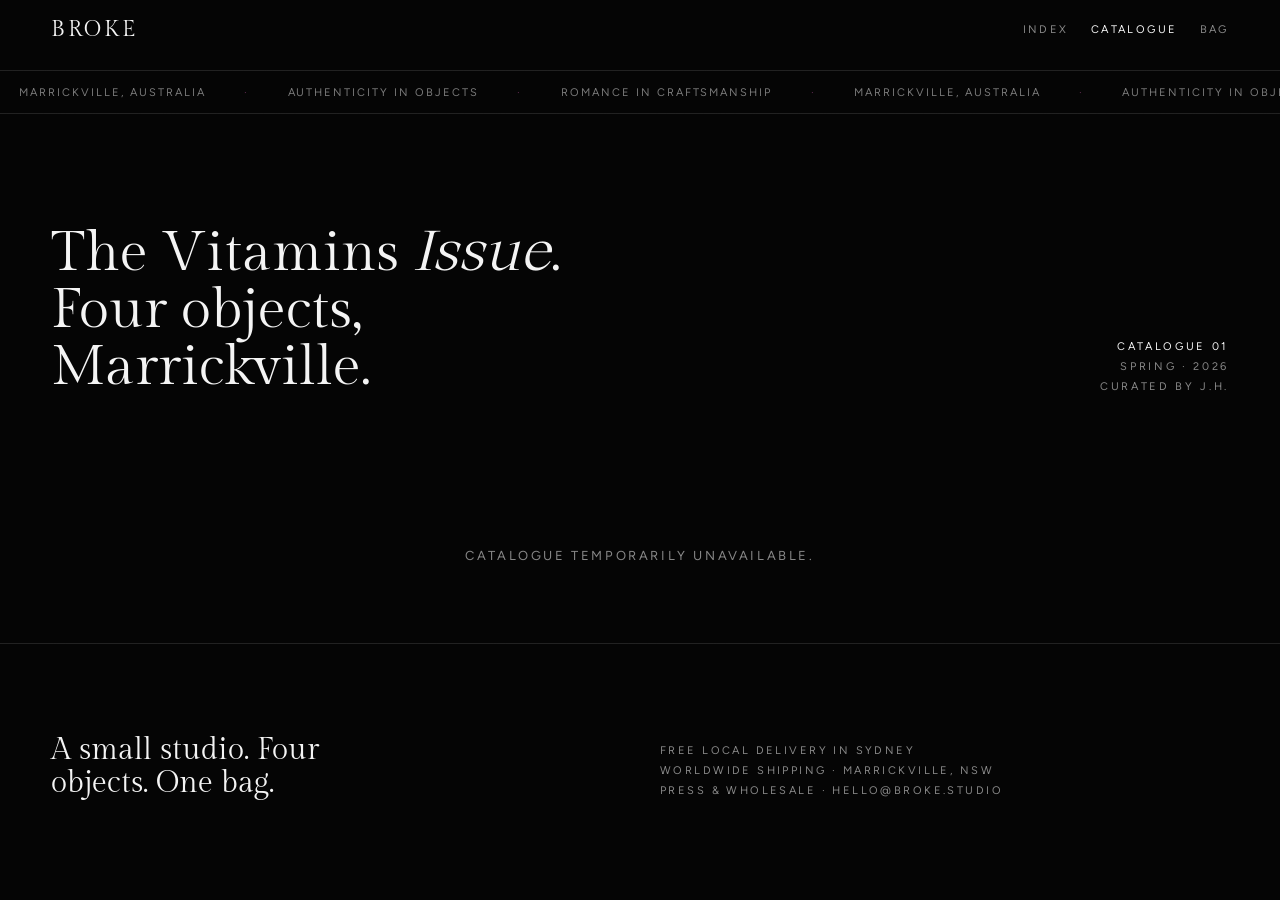
<file: shop/index.html>
<!doctype html>
<html lang="en">
<head>
  <meta charset="utf-8" />
  <meta name="viewport" content="width=device-width, initial-scale=1" />
  <title>Catalogue · BROKE Marrickville</title>
  <meta name="description" content="The Vitamins issue. Four objects from the BROKE Marrickville studio." />
  <link rel="stylesheet" href="/assets/brand.css" />
  <style>
    body { padding-top: 70px; } /* room for chrome */

    .strip-band { padding-top: var(--strip-h); /* offset under sticky tagline */ }

    .catalogue-head {
      max-width: var(--maxw); margin: 0 auto;
      padding: clamp(60px, 12vh, 120px) var(--gutter) clamp(40px, 8vh, 80px);
      display: grid; grid-template-columns: 1fr auto; align-items: end; gap: 30px;
    }
    /* Statement register — restrained. Was clamp(36px, 5.5vw, 72px). */
    .catalogue-head .lede {
      font-family: var(--serif);
      font-size: clamp(28px, 4.4vw, 56px); line-height: 1.02; font-weight: 400;
      max-width: 20ch;
    }
    .catalogue-head .lede em { font-style: italic; color: var(--ink); font-family: var(--display); font-weight: 300; }
    .catalogue-head .meta {
      font-family: var(--sans); font-size: 11px; letter-spacing: 0.24em;
      text-transform: uppercase; color: var(--ink-dim);
      text-align: right; line-height: 1.8;
    }
    .catalogue-head .meta strong { color: var(--ink); font-weight: 400; }

    .catalogue {
      display: grid; gap: 0;
    }
    .chapter {
      position: relative;
      min-height: 92vh;
      display: grid; grid-template-columns: 1.1fr 1fr;
      gap: clamp(24px, 5vw, 80px);
      align-items: center;
      padding: clamp(60px, 10vh, 120px) var(--gutter);
      max-width: var(--maxw); margin: 0 auto;
      border-top: 1px solid var(--hairline);
    }
    .chapter:first-child { border-top: 0; }

    /* Visual side */
    .chapter .visual {
      position: relative;
      aspect-ratio: 4 / 5;
      background: var(--bg-elev);
      overflow: hidden;
    }
    .chapter .visual img {
      width: 100%; height: 100%; object-fit: cover;
      filter: grayscale(0.92) contrast(1.08) brightness(0.95);
      transition: filter .8s, transform 1.2s cubic-bezier(.2,.6,.1,1);
      transform: scale(1.02);
    }
    .chapter[data-in="1"] .visual img {
      filter: grayscale(0.7) contrast(1.05) brightness(1);
      transform: scale(1);
    }
    .chapter .visual::before {
      content: ""; position: absolute; inset: 0;
      background: radial-gradient(120% 80% at 50% 60%, transparent 50%, rgba(0,0,0,0.55));
      pointer-events: none; z-index: 2;
    }
    /* index numeral overlay */
    .chapter .visual .num {
      position: absolute; top: 18px; left: 18px; z-index: 3;
      font-family: var(--display); font-weight: 300;
      font-size: 12px; letter-spacing: 0.32em; color: var(--ink);
      text-transform: uppercase;
    }
    .chapter .visual .num em { color: var(--ink); font-style: normal; }
    .chapter .visual .stock {
      position: absolute; top: 18px; right: 18px; z-index: 3;
      font-family: var(--sans); font-size: 10px; letter-spacing: 0.28em;
      text-transform: uppercase; color: var(--ink-dim);
    }
    .chapter .visual .stock::before {
      content: ""; display: inline-block; width: 6px; height: 6px;
      background: var(--ink); border-radius: 50%;
      margin-right: 8px; vertical-align: 1px;
    }
    /* Sold-out: no colour signal. The label change carries the meaning;
       a coloured dot would just reintroduce the brand-system feel. */
    .chapter[data-soldout="1"] .visual .stock::before { background: var(--ink-faint); }

    /* Text side */
    .chapter .text {
      display: flex; flex-direction: column; gap: 22px;
      max-width: 40ch;
    }
    .chapter .kicker {
      font-family: var(--sans); font-size: 11px; letter-spacing: 0.28em;
      text-transform: uppercase; color: var(--ink-dim);
    }
    /* Chapter titles are object labels, not page statements. Big drop
       from clamp(32px, 4.4vw, 56px) — they now sit clearly below the
       page statement and stop competing across the catalogue. */
    .chapter h2 {
      font-family: var(--serif); font-weight: 400;
      font-size: clamp(20px, 2.4vw, 28px); line-height: 1.1;
      letter-spacing: -0.005em;
    }
    .chapter .price {
      font-family: var(--display); font-weight: 400;
      font-size: 14px; letter-spacing: 0.24em; text-transform: uppercase;
      color: var(--ink);
    }
    .chapter .price del { color: var(--ink-dim); margin-right: 10px; }
    .chapter p {
      font-family: var(--sans); font-size: 14px; line-height: 1.65;
      color: var(--ink-dim);
    }
    .chapter .row { display: flex; gap: 12px; flex-wrap: wrap; margin-top: 6px; }

    /* Per-chapter accent rotation killed in the colour-simplification
       pass. All four chapters live in the same monochrome system;
       differentiation comes from imagery and the index number, not
       hue. */

    /* Loading skeleton */
    .skeleton .visual,
    .skeleton .text > * {
      background: linear-gradient(90deg, rgba(245,245,245,0.04), rgba(245,245,245,0.08), rgba(245,245,245,0.04));
      background-size: 200% 100%;
      animation: shimmer 1.6s infinite;
      color: transparent;
    }
    @keyframes shimmer {
      0% { background-position: 200% 0; }
      100% { background-position: -200% 0; }
    }

    .footer-band {
      padding: clamp(60px, 10vh, 120px) var(--gutter);
      max-width: var(--maxw); margin: 0 auto;
      border-top: 1px solid var(--hairline);
      display: grid; grid-template-columns: 1fr 1fr; gap: 40px; align-items: end;
    }
    /* Footer heading drops to the same range as chapter titles — the
       footer shouldn't compete with the page statement at the top. */
    .footer-band h3 {
      font-family: var(--serif); font-weight: 400;
      font-size: clamp(22px, 2.6vw, 30px); line-height: 1.1; max-width: 16ch;
    }
    .footer-band .meta {
      font-family: var(--sans); font-size: 11px; letter-spacing: 0.22em;
      text-transform: uppercase; color: var(--ink-dim); line-height: 1.8;
    }

    @media (max-width: 900px) {
      .chapter { grid-template-columns: 1fr; min-height: auto; }
      .catalogue-head { grid-template-columns: 1fr; }
      .catalogue-head .meta { text-align: left; }
      .footer-band { grid-template-columns: 1fr; }
    }
  </style>
</head>
<body>
  <div class="grain" aria-hidden="true"></div>

  <div class="tagline-strip" aria-label="Issue tagline">
    <div class="track">
      <span>Marrickville, Australia</span><span class="dot">·</span>
      <span>Authenticity in Objects</span><span class="dot">·</span>
      <span>Romance in Craftsmanship</span><span class="dot">·</span>
      <span>Marrickville, Australia</span><span class="dot">·</span>
      <span>Authenticity in Objects</span><span class="dot">·</span>
      <span>Romance in Craftsmanship</span><span class="dot">·</span>
      <span>Marrickville, Australia</span><span class="dot">·</span>
      <span>Authenticity in Objects</span><span class="dot">·</span>
      <span>Romance in Craftsmanship</span><span class="dot">·</span>
    </div>
  </div>

  <header class="catalogue-head">
    <h1 class="lede">The Vitamins <em>Issue</em>. Four objects, Marrickville.</h1>
    <div class="meta">
      <strong>Catalogue 01</strong><br/>
      Spring · 2026<br/>
      Curated by J.H.
    </div>
  </header>

  <section class="catalogue" id="catalogue" aria-label="Products"></section>

  <section class="footer-band">
    <h3>A small studio. Four objects. One bag.</h3>
    <div class="meta">
      Free local delivery in Sydney<br/>
      Worldwide shipping · Marrickville, NSW<br/>
      Press &amp; wholesale · hello@broke.studio
    </div>
  </section>

  <script type="module">
    import { mountChrome } from "/assets/cart.js";
    import { getProductsByHandles, formatMoney, PRODUCT_ORDER } from "/assets/shopify.js";
    import { addAndOpen } from "/assets/cart.js";

    mountChrome({ active: "shop" });

    function chapterHTML(p, i) {
      const num = String(i + 1).padStart(2, "0");
      const img = p.images.edges[0]?.node;
      const price = formatMoney(p.priceRange.minVariantPrice.amount, p.priceRange.minVariantPrice.currencyCode);
      const sold = !p.availableForSale;
      const handle = p.handle;
      const desc = (p.descriptionHtml || "")
        .replace(/<[^>]+>/g, " ")
        .replace(/\s+/g, " ")
        .trim()
        .slice(0, 220);
      const blurb = desc || "An object from the Vitamins issue. Cut and finished in Marrickville. Numbered, unhurried, made to wear.";

      return `
        <article class="chapter" data-soldout="${sold ? 1 : 0}" data-handle="${handle}">
          <a class="visual" href="/product/?h=${handle}" aria-label="${p.title}">
            <span class="num"><em>${num}</em> / 04</span>
            <span class="stock">${sold ? "Sold out" : "In stock"}</span>
            ${img ? `<img src="${img.url}" alt="${img.altText || p.title}" loading="lazy">` : ""}
          </a>
          <div class="text">
            <div class="kicker"><span class="chapter-accent">${["Authenticity","Romance","Old World","The Everyday"][i] || "Object"}</span> · Object ${num}</div>
            <h2>${p.title}</h2>
            <div class="price">${price}</div>
            <p>${blurb}</p>
            <div class="row">
              <a class="btn" href="/product/?h=${handle}">View Object</a>
              <button class="btn ghost" data-quick-add="${handle}" ${sold ? "disabled" : ""}>${sold ? "Sold Out" : "Quick Add"}</button>
            </div>
          </div>
        </article>
      `;
    }

    function skeletonHTML() {
      return Array.from({length: 4}).map((_, i) => `
        <article class="chapter skeleton">
          <div class="visual"></div>
          <div class="text">
            <div class="kicker">&nbsp;</div>
            <h2>&nbsp;<br/>&nbsp;</h2>
            <p>&nbsp;<br/>&nbsp;<br/>&nbsp;</p>
          </div>
        </article>
      `).join("");
    }

    const root = document.getElementById("catalogue");
    root.innerHTML = skeletonHTML();

    try {
      const products = await getProductsByHandles(PRODUCT_ORDER);
      root.innerHTML = products.map(chapterHTML).join("");

      // IntersectionObserver to trigger crack reveal + image desaturate easing
      const io = new IntersectionObserver((entries) => {
        for (const e of entries) {
          if (e.isIntersecting) {
            e.target.dataset.in = "1";
            io.unobserve(e.target);
          }
        }
      }, { threshold: 0.35 });
      root.querySelectorAll(".chapter").forEach((el) => io.observe(el));

      // Quick-add: fetches first available variant for the product and adds to cart
      root.querySelectorAll("[data-quick-add]").forEach((btn) => {
        btn.addEventListener("click", async () => {
          const handle = btn.getAttribute("data-quick-add");
          const product = products.find((p) => p.handle === handle);
          const variant = product?.variants.edges
            .map((e) => e.node)
            .find((v) => v.availableForSale);
          if (!variant) return;
          btn.disabled = true;
          btn.textContent = "Adding…";
          try {
            await addAndOpen(variant.id, 1);
          } finally {
            btn.disabled = false;
            btn.textContent = "Quick Add";
          }
        });
      });
    } catch (err) {
      console.error(err);
      root.innerHTML = `
        <div style="padding:80px var(--gutter); text-align:center; color:var(--ink-dim); font-family:var(--sans); font-size:13px; letter-spacing:0.2em; text-transform:uppercase">
          Catalogue temporarily unavailable.
        </div>`;
    }
  </script>
</body>
</html>
</file>
<file: assets/brand.css>
/* ===== BROKE — brand tokens, type, shared chrome ===== */

@font-face {
  font-family: "Gilda Display";
  src: url("/assets/fonts/GildaDisplay-Regular.ttf") format("truetype");
  font-weight: 400;
  font-display: swap;
}
@font-face {
  font-family: "Ortica Linear";
  src: url("/assets/fonts/OrticaLinear-Light.otf") format("opentype");
  font-weight: 300;
  font-display: swap;
}
@font-face {
  font-family: "Ortica Linear";
  src: url("/assets/fonts/OrticaLinear-Regular.otf") format("opentype");
  font-weight: 400;
  font-display: swap;
}
@font-face {
  font-family: "Ortica Linear";
  src: url("/assets/fonts/OrticaLinear-Bold.otf") format("opentype");
  font-weight: 700;
  font-display: swap;
}
@font-face {
  font-family: "Figtree";
  src: url("/assets/fonts/Figtree-VariableFont_wght.ttf") format("truetype-variations");
  font-weight: 100 900;
  font-display: swap;
}

:root {
  --pink:   #FF73D7;
  --red:    #CE0505;
  --green:  #0B280B;
  --black:  #000000;
  --silver: #BFC2C5;

  --bg:        #050505;
  --bg-elev:   #0a0a0a;
  --ink:       #f5f5f5;
  --ink-dim:   rgba(245,245,245,0.55);
  --ink-faint: rgba(245,245,245,0.22);
  --hairline:  rgba(245,245,245,0.12);

  --serif:   "Gilda Display", "Cormorant Garamond", "Times New Roman", serif;
  --display: "Ortica Linear", "Gilda Display", serif;
  --sans:    "Figtree", ui-sans-serif, system-ui, sans-serif;

  --maxw: 1440px;
  --gutter: clamp(20px, 4vw, 56px);
  --strip-h: 44px;
  color-scheme: dark;
}

* { box-sizing: border-box; margin: 0; padding: 0; }
html, body {
  background: var(--bg);
  color: var(--ink);
  font-family: var(--sans);
  -webkit-font-smoothing: antialiased;
}
body { min-height: 100vh; }
a { color: inherit; text-decoration: none; }
img, svg { display: block; }
button { font: inherit; color: inherit; background: transparent; border: 0; cursor: pointer; }

/* Pointer-cursor on every interactive element across every page.
   Specificity is intentionally low so the hero's body.no-cursor *
   rule still wins during the cursor-less hero state. Disabled
   variants override with not-allowed for clear affordance. */
a[href], button, [role="button"], [data-open-cart], [data-quick-add] { cursor: pointer; }
button:disabled, button[disabled],
[aria-disabled="true"], .btn[disabled],
a[aria-disabled="true"] { cursor: not-allowed; }

/* ---------- film grain layer ---------- */
.grain {
  pointer-events: none;
  position: fixed; inset: 0;
  z-index: 9999;
  opacity: 0.06;
  mix-blend-mode: overlay;
  background-image: url("data:image/svg+xml;utf8,<svg xmlns='http://www.w3.org/2000/svg' width='220' height='220'><filter id='n'><feTurbulence type='fractalNoise' baseFrequency='0.9' numOctaves='2' stitchTiles='stitch'/><feColorMatrix values='0 0 0 0 0  0 0 0 0 0  0 0 0 0 0  0 0 0 0.6 0'/></filter><rect width='100%25' height='100%25' filter='url(%23n)'/></svg>");
  background-size: 220px 220px;
}

/* ---------- tagline strip (signature device) ----------
   Was: brand pink throughout. New system: bone for the text. Pink
   only on the punctuation dot, at low opacity — it ticks past as a
   barely-there pulse instead of a chromatic banner. */
.tagline-strip {
  position: relative;
  height: var(--strip-h);
  font-family: var(--sans);
  font-size: 11px; letter-spacing: 0.18em; text-transform: uppercase;
  color: var(--ink-dim);
  border-top: 1px solid var(--hairline);
  border-bottom: 1px solid var(--hairline);
  overflow: hidden;
  background: var(--bg);
  display: flex; align-items: center;
}
.tagline-strip .track {
  display: inline-flex; align-items: center; gap: clamp(16px, 3vw, 40px);
  flex-shrink: 0;
  padding: 0 clamp(8px, 1.5vw, 20px);
  white-space: nowrap;
  animation: tagline-scroll 38s linear infinite;
  will-change: transform;
}
.tagline-strip .track span { opacity: 0.9; }
.tagline-strip .track .dot { color: var(--pink); opacity: 0.35; }
@keyframes tagline-scroll {
  0%   { transform: translateX(0); }
  100% { transform: translateX(-50%); }
}
@media (prefers-reduced-motion: reduce) {
  .tagline-strip .track { animation: none; }
}

/* ---------- top chrome shared across pages ---------- */
.chrome {
  position: fixed; inset: 0 0 auto 0;
  display: flex; align-items: center; justify-content: space-between;
  padding: 18px var(--gutter);
  z-index: 80;
  pointer-events: none;
}
.chrome > * { pointer-events: auto; }
.chrome .mark {
  display: flex; align-items: center; gap: 10px;
  font-family: var(--serif);
  font-size: 16px; letter-spacing: 0.06em;
}
.chrome .mark svg { width: 20px; height: 36px; }
.chrome .mark .sub {
  font-family: var(--sans); font-size: 9px; letter-spacing: 0.32em;
  text-transform: uppercase; color: var(--ink-dim); margin-top: 2px;
}
.chrome .nav {
  display: flex; align-items: center; gap: 22px;
  font-family: var(--sans); font-size: 11px;
  letter-spacing: 0.22em; text-transform: uppercase;
  color: var(--ink-dim);
}
.chrome .nav a:hover, .chrome .nav button:hover { color: var(--ink); }
.chrome .nav .bag {
  position: relative; display: inline-flex; align-items: center; gap: 8px;
}
/* Bag count badge: was brand red. Per "pink as trace", this is one of
   the canonical state-driven pulse locations — the cart has items, so
   pink earns its appearance. */
.chrome .nav .bag .count {
  display: inline-grid; place-items: center;
  min-width: 18px; height: 18px; padding: 0 5px;
  border-radius: 999px; font-size: 10px; letter-spacing: 0.04em;
  background: var(--pink); color: var(--bg);
}
.chrome .nav .bag .count[data-empty="1"] { display: none; }

/* ---------- buttons / pills ----------
   Was: brand red on hover. Now monochrome — the affordance is a
   1px pink hairline that grows from the centre on hover/focus.
   Pink as trace under interaction, never as a fill colour. */
.btn {
  display: inline-flex; align-items: center; justify-content: center;
  gap: 10px;
  padding: 16px 22px;
  font-family: var(--sans); font-size: 11px;
  letter-spacing: 0.28em; text-transform: uppercase;
  border: 1px solid var(--ink);
  background: var(--ink); color: var(--bg);
  position: relative;
  transition: opacity .25s, background .25s, color .25s, border-color .25s;
}
.btn::after {
  content: ""; position: absolute; left: 50%; bottom: -1px;
  width: 0; height: 1px; background: var(--pink);
  transform: translateX(-50%);
  transition: width .35s ease;
  pointer-events: none;
}
.btn:hover { opacity: 0.92; }
.btn:hover::after, .btn:focus-visible::after { width: 100%; }
.btn[disabled] { opacity: 0.45; cursor: not-allowed; }
.btn[disabled]:hover::after { width: 0; }
.btn.ghost { background: transparent; color: var(--ink); }
.btn.ghost:hover { background: var(--ink); color: var(--bg); border-color: var(--ink); opacity: 1; }

.chip {
  display: inline-flex; align-items: center; justify-content: center;
  min-width: 44px; padding: 8px 12px;
  border: 1px solid var(--hairline);
  font-family: var(--sans); font-size: 11px; letter-spacing: 0.18em;
  text-transform: uppercase; color: var(--ink-dim);
  background: transparent; transition: all .2s;
}
.chip[aria-pressed="true"] { color: var(--ink); border-color: var(--ink); }
.chip[aria-disabled="true"] { opacity: 0.35; text-decoration: line-through; cursor: not-allowed; }
.chip:hover:not([aria-disabled="true"]) { color: var(--ink); border-color: var(--ink-faint); }

/* ---------- index numerals ---------- */
.idx {
  font-family: var(--display); font-weight: 400;
  font-size: 12px; letter-spacing: 0.32em; text-transform: uppercase;
  color: var(--ink-dim);
}
.idx em { font-style: normal; color: var(--ink); }

/* ---------- cart drawer ---------- */
.drawer-backdrop {
  position: fixed; inset: 0; z-index: 200;
  background: rgba(0,0,0,0.5);
  opacity: 0; pointer-events: none;
  transition: opacity .3s ease;
  backdrop-filter: blur(6px);
  -webkit-backdrop-filter: blur(6px);
}
.drawer-backdrop[data-open="1"] { opacity: 1; pointer-events: auto; }

/* Drawer panel: was deep brand green with a 2px brand-red spine. The
   chromatic chassis was the most "brand system" thing on the site. Now
   it's a near-black panel with a bone hairline edge — the bag is just
   another editorial page. */
.drawer {
  position: fixed; top: 0; right: 0; bottom: 0; z-index: 210;
  width: min(440px, 100vw);
  background: var(--bg-elev);
  color: var(--ink);
  display: flex; flex-direction: column;
  transform: translateX(100%);
  transition: transform .42s cubic-bezier(.2,.7,.1,1);
  border-left: 1px solid var(--hairline);
  box-shadow: -40px 0 80px rgba(0,0,0,0.5);
}
.drawer[data-open="1"] { transform: translateX(0); }
.drawer header {
  display: flex; align-items: center; justify-content: space-between;
  padding: 22px 26px; border-bottom: 1px solid rgba(245,245,245,0.08);
}
.drawer header h2 {
  font-family: var(--display); font-weight: 400;
  font-size: 13px; letter-spacing: 0.32em; text-transform: uppercase;
}
.drawer header .close {
  font-family: var(--sans); font-size: 11px; letter-spacing: 0.24em;
  text-transform: uppercase; color: var(--ink-dim);
}
.drawer header .close:hover { color: var(--ink); }

.drawer .lines {
  flex: 1; overflow-y: auto; padding: 8px 26px 24px;
}
.drawer .line {
  display: grid; grid-template-columns: 78px 1fr auto; gap: 16px;
  padding: 18px 0; border-bottom: 1px solid rgba(245,245,245,0.08);
  align-items: flex-start;
}
.drawer .line .thumb {
  width: 78px; height: 96px; background: var(--bg-elev);
  overflow: hidden;
}
.drawer .line .thumb img { width: 100%; height: 100%; object-fit: cover; }
.drawer .line .title {
  font-family: var(--serif); font-size: 15px; line-height: 1.2;
}
.drawer .line .meta {
  margin-top: 6px;
  font-family: var(--sans); font-size: 10px; letter-spacing: 0.2em;
  text-transform: uppercase; color: var(--ink-dim);
}
.drawer .line .qty {
  display: inline-flex; align-items: center; gap: 8px; margin-top: 12px;
  border: 1px solid rgba(245,245,245,0.18);
}
.drawer .line .qty button {
  width: 28px; height: 28px; color: var(--ink-dim);
}
.drawer .line .qty button:hover { color: var(--ink); }
.drawer .line .qty span {
  min-width: 20px; text-align: center;
  font-family: var(--sans); font-size: 12px;
}
.drawer .line .price {
  font-family: var(--display); font-size: 13px; letter-spacing: 0.16em;
}
.drawer .line .remove {
  display: block; margin-top: 10px;
  font-family: var(--sans); font-size: 10px; letter-spacing: 0.18em;
  text-transform: uppercase; color: var(--ink-dim);
}
.drawer .line .remove:hover { color: var(--pink); }

.drawer .empty {
  flex: 1; display: flex; flex-direction: column; align-items: center; justify-content: center;
  gap: 18px; text-align: center; padding: 0 30px;
}
.drawer .empty svg { width: 56px; height: 100px; color: var(--pink); }
.drawer .empty p {
  font-family: var(--serif); font-size: 22px; line-height: 1.3;
  color: var(--ink);
}
.drawer .empty small {
  font-family: var(--sans); font-size: 10px; letter-spacing: 0.28em;
  text-transform: uppercase; color: var(--ink-dim);
}

.drawer footer {
  padding: 22px 26px 28px;
  border-top: 1px solid rgba(245,245,245,0.08);
  display: flex; flex-direction: column; gap: 14px;
  background: rgba(0,0,0,0.18);
}
.drawer .totals {
  display: flex; justify-content: space-between; align-items: baseline;
  font-family: var(--sans); font-size: 11px; letter-spacing: 0.2em;
  text-transform: uppercase; color: var(--ink-dim);
}
.drawer .totals strong {
  font-family: var(--display); font-size: 16px; letter-spacing: 0.16em;
  color: var(--ink); font-weight: 400;
}
.drawer .checkout {
  background: var(--ink); color: var(--bg);
  padding: 18px;
  font-family: var(--serif); font-size: 18px; letter-spacing: 0.06em;
  text-align: center;
  position: relative;
  transition: opacity .25s ease;
}
/* Pink dot in the top-right corner — the canonical "pulse" pink moment.
   Was brand red. Pairs with the bag-count badge as the two pink state
   indicators in the bag flow. */
.drawer .checkout::before {
  content: ""; position: absolute; top: 8px; right: 8px;
  width: 6px; height: 6px; background: var(--pink); border-radius: 50%;
}
/* Hover keeps the bone fill; a pink hairline grows under the button. */
.drawer .checkout::after {
  content: ""; position: absolute; left: 50%; bottom: 0;
  width: 0; height: 1px; background: var(--pink);
  transform: translateX(-50%);
  transition: width .35s ease;
}
.drawer .checkout:hover { opacity: 0.94; }
.drawer .checkout:hover::after,
.drawer .checkout:focus-visible::after { width: 100%; }
/* Bone text on a bone-filled button is invisible — use a low-opacity
   dark tone so "SECURE · SHOPIFY" reads as quiet body type against
   the bg-coloured button text above it. */
.drawer .checkout small {
  display: block; margin-top: 4px;
  font-family: var(--sans); font-size: 9px; letter-spacing: 0.32em;
  color: rgba(0,0,0,0.45); text-transform: uppercase;
}

/* ---------- toast (add-to-bag confirm) ---------- */
.toast {
  position: fixed; right: 22px; bottom: 22px; z-index: 150;
  background: var(--bg-elev); border: 1px solid var(--hairline);
  padding: 14px 18px;
  display: flex; align-items: center; gap: 12px;
  transform: translateY(20px); opacity: 0;
  transition: transform .35s, opacity .35s;
  font-family: var(--sans); font-size: 11px; letter-spacing: 0.2em;
  text-transform: uppercase; color: var(--ink);
}
.toast[data-show="1"] { transform: translateY(0); opacity: 1; }
.toast .dot { width: 6px; height: 6px; background: var(--pink); border-radius: 50%; }
</file>
